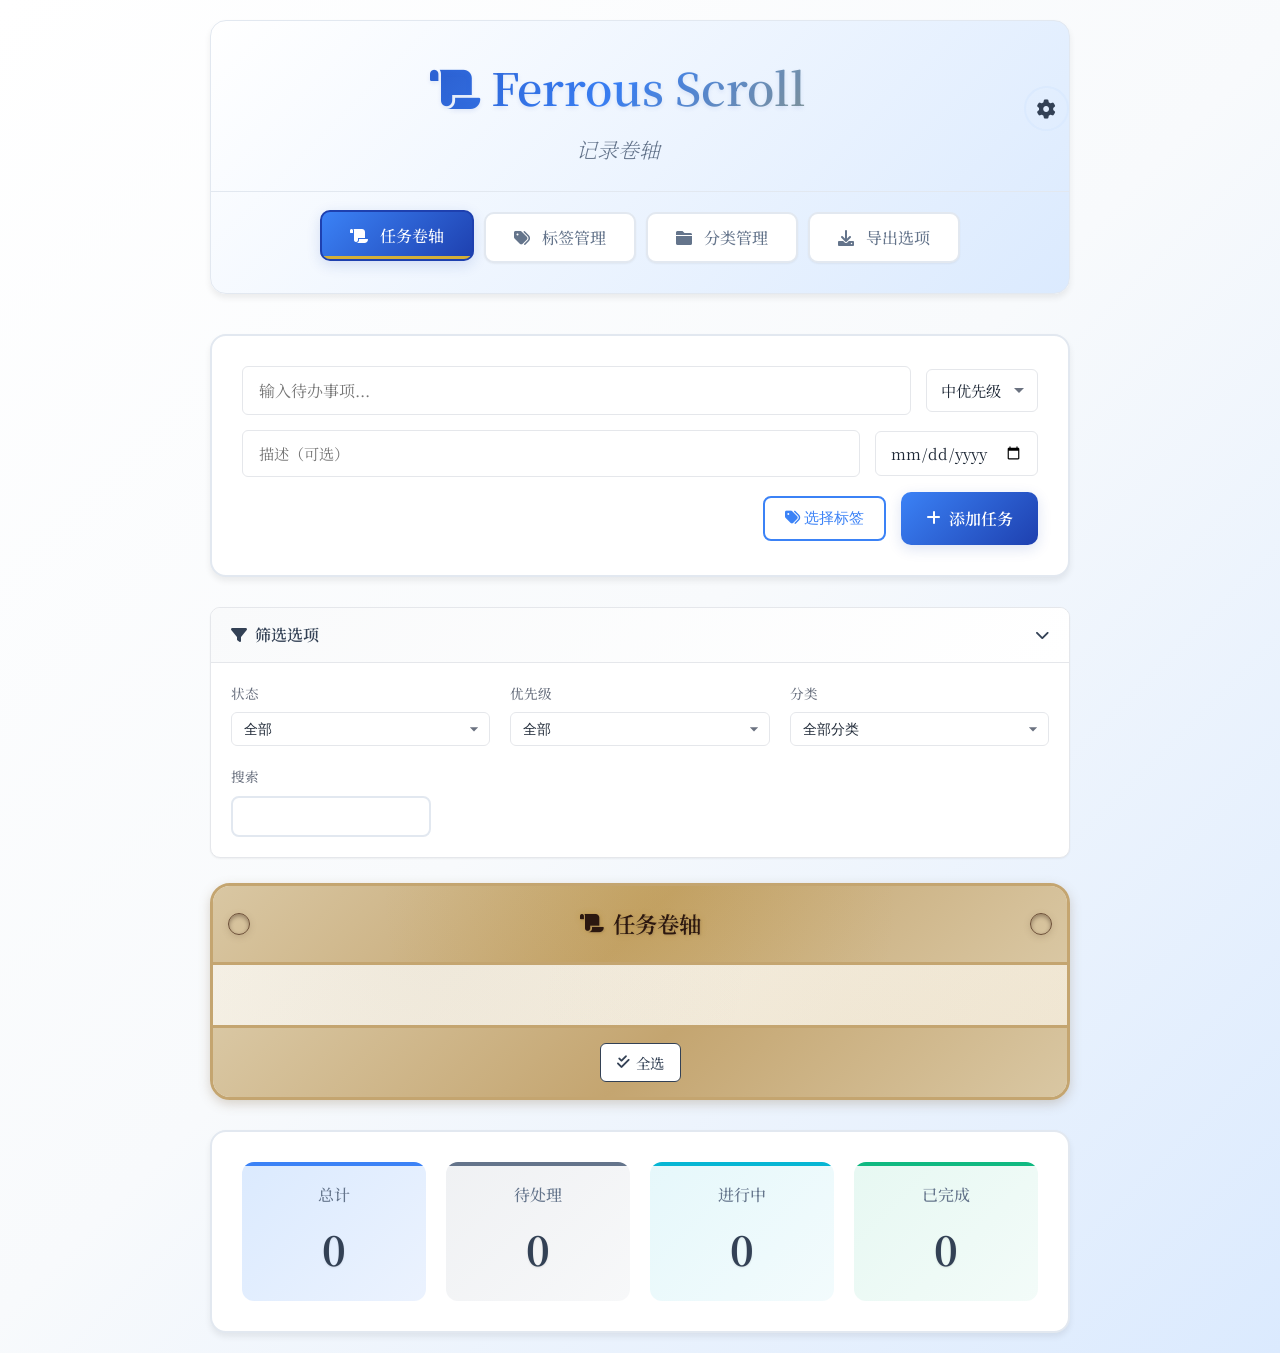
<file: src/index.html>
<!DOCTYPE html>
<html lang="zh-CN">
<head>
    <meta charset="UTF-8">
    <meta name="viewport" content="width=device-width, initial-scale=1.0">
    <title>Ferrous Scroll - 记录卷轴</title>
    <link rel="stylesheet" href="style.css">
    <link href="https://cdnjs.cloudflare.com/ajax/libs/font-awesome/6.0.0/css/all.min.css" rel="stylesheet">
    <link href="https://fonts.googleapis.com/css2?family=Ma+Shan+Zheng&family=Noto+Serif+SC:wght@300;400;500;600;700&family=ZCOOL+KuaiLe&display=swap" rel="stylesheet">
</head>
<body>
    <div class="container">
        <header>
            <div class="header-content">
                <div class="header-title">
                    <h1><i class="fas fa-scroll"></i> Ferrous Scroll</h1>
                    <p class="subtitle">记录卷轴</p>
                </div>
                <button class="settings-icon-btn" id="settings-btn" title="设置">
                    <i class="fas fa-cog"></i>
                </button>
            </div>
            
            <!-- 集成在header中的标签页导航 -->
            <div class="page-tabs">
                <button class="tab-btn active" data-page="main">
                    <i class="fas fa-scroll"></i> 任务卷轴
                </button>
                <button class="tab-btn" data-page="tags">
                    <i class="fas fa-tags"></i> 标签管理
                </button>
                <button class="tab-btn" data-page="categories">
                    <i class="fas fa-folder"></i> 分类管理
                </button>
                <button class="tab-btn" data-page="export">
                    <i class="fas fa-download"></i> 导出选项
                </button>
            </div>
            
            <!-- 设置下拉菜单 -->
            <div id="settings-dropdown" class="settings-dropdown" style="display: none;">
                <div class="settings-dropdown-content">
                    <h3><i class="fas fa-cog"></i> 应用设置</h3>
                    
                    <!-- 任务设置 -->
                    <div class="setting-group">
                        <label>
                            <input type="checkbox" id="show-completed-toggle-menu" checked>
                            <span>显示已完成任务</span>
                        </label>
                    </div>
                    
                    <div class="setting-group">
                        <label for="default-priority-select-menu">默认优先级</label>
                        <select id="default-priority-select-menu" class="setting-select">
                            <option value="Low">低</option>
                            <option value="Medium">中</option>
                            <option value="High">高</option>
                        </select>
                    </div>
                    
                    <div class="settings-dropdown-actions">
                        <button class="settings-save-btn" id="settings-save-btn">
                            <i class="fas fa-save"></i> 保存
                        </button>
                        <button class="settings-reset-btn" id="settings-reset-btn">
                            <i class="fas fa-undo"></i> 恢复默认
                        </button>
                    </div>
                </div>
            </div>
        </header>

        <!-- 主页面 - 任务列表 -->
        <div id="page-main" class="scroll-page active">
            <!-- 添加新记录 -->
            <div class="add-panel">
                <form id="todo-form">
                    <div class="form-row">
                        <input type="text" id="new-todo" placeholder="输入待办事项..." required>
                        <select id="priority-select" class="priority-select">
                            <option value="Low">低优先级</option>
                            <option value="Medium" selected>中优先级</option>
                            <option value="High">高优先级</option>
                        </select>
                    </div>
                    <div class="form-row">
                        <input type="text" id="description" placeholder="描述（可选）">
                        <input type="date" id="due-date" class="date-input">
                    </div>
                    <div class="form-row">
                        <div id="selected-tags" class="selected-tags"></div>
                        <button type="button" class="tag-selector-btn" id="tag-selector-btn">
                            <i class="fas fa-tags"></i> 选择标签
                        </button>
                        <button type="submit" id="add-btn">
                            <i class="fas fa-plus"></i> 添加任务
                        </button>
                    </div>
                </form>
            </div>

            <!-- 筛选和排序 -->
            <div class="filter-panel">
                <div class="filter-header" id="filter-header">
                    <h3><i class="fas fa-filter"></i> 筛选选项</h3>
                    <i class="fas fa-chevron-down filter-toggle-icon"></i>
                </div>
                <div class="filter-content" id="filter-content">
                    <div class="filter-group">
                        <label>状态</label>
                        <select id="status-filter">
                            <option value="all">全部</option>
                            <option value="Pending">待处理</option>
                            <option value="InProgress">进行中</option>
                            <option value="Completed">已完成</option>
                        </select>
                    </div>
                    <div class="filter-group">
                        <label>优先级</label>
                        <select id="priority-filter">
                            <option value="all">全部</option>
                            <option value="High">高优先级</option>
                            <option value="Medium">中优先级</option>
                            <option value="Low">低优先级</option>
                        </select>
                    </div>
                    <div class="filter-group">
                        <label>分类</label>
                        <select id="category-filter">
                            <option value="all">全部分类</option>
                        </select>
                    </div>
                    <div class="filter-group filter-search">
                        <label>搜索</label>
                        <input type="search" id="search-input" class="search-input">
                    </div>
                </div>
            </div>

            <!-- 记录列表 -->
            <div class="scrolls-container">
                <div class="scroll-header">
                    <h2 class="scroll-title">
                        <i class="fas fa-scroll"></i> 任务卷轴
                    </h2>
                </div>
                <div class="scroll-content-wrapper">
                    <div class="todo-list" id="todo-list">
                        <!-- 待办事项将在这里动态生成 -->
                    </div>
                    <div class="loading" id="loading" style="display: none;">
                        <i class="fas fa-spinner fa-spin"></i> 加载中...
                    </div>
                </div>
                
                <!-- 底部批量操作栏 -->
                <div class="scroll-footer">
                    <div class="scroll-actions">
                        <button class="select-all-btn" id="select-all-btn" title="全选/取消全选">
                            <i class="fas fa-check-double"></i> 全选
                        </button>
                        <button class="batch-complete-btn" id="batch-complete-btn" title="批量标记完成" style="display: none;">
                            <i class="fas fa-check-circle"></i> 标记完成
                        </button>
                        <button class="batch-delete-btn" id="batch-delete-btn" title="批量删除" style="display: none;">
                            <i class="fas fa-trash"></i> 删除选中
                        </button>
                    </div>
                </div>
            </div>

            <!-- 统计信息 -->
            <div class="stats">
                <div class="stat-item stat-total">
                    <span class="stat-label">总计</span>
                    <span class="stat-value" id="total-count">0</span>
                </div>
                <div class="stat-item stat-pending">
                    <span class="stat-label">待处理</span>
                    <span class="stat-value" id="pending-count">0</span>
                </div>
                <div class="stat-item stat-progress">
                    <span class="stat-label">进行中</span>
                    <span class="stat-value" id="progress-count">0</span>
                </div>
                <div class="stat-item stat-completed">
                    <span class="stat-label">已完成</span>
                    <span class="stat-value" id="completed-count">0</span>
                </div>
            </div>
            
            <!-- 移除这里的导出选项面板 -->
        </div>

        <!-- 标签管理页面 -->
        <div id="page-tags" class="scroll-page">
            <div class="manager-content">
                <div class="create-form">
                    <input type="text" id="new-tag-name" placeholder="标签名称" maxlength="20">
                    <input type="color" id="new-tag-color" value="#3b82f6">
                    <button id="create-tag-btn">
                        <i class="fas fa-plus"></i> 创建标签
                    </button>
                </div>
                <div class="manager-list-wrapper">
                    <div id="tag-list" class="tag-list"></div>
                </div>
            </div>
        </div>

        <!-- 分类管理页面 -->
        <div id="page-categories" class="scroll-page">
            <div class="manager-content">
                <div class="create-form category-form">
                    <input type="text" id="new-category-name" placeholder="分类名称" maxlength="30">
                    <input type="text" id="new-category-desc" placeholder="分类描述（可选）">
                    <input type="color" id="new-category-color" value="#10b981">
                    <button type="button" class="category-tag-selector-btn" id="category-tag-selector-btn">
                        <i class="fas fa-tags"></i> 选择标签
                    </button>
                    <button id="create-category-btn">
                        <i class="fas fa-plus"></i> 创建分类
                    </button>
                </div>
                <div id="selected-category-tags" class="selected-tags" style="margin: 10px 0;"></div>
                <div class="manager-list-wrapper">
                    <div id="category-list" class="category-list"></div>
                </div>
            </div>
        </div>

        <!-- 导出选项页面 - 新增 -->
        <div id="page-export" class="scroll-page">
            <div class="export-page-header">
                <h2><i class="fas fa-download"></i> 导出选项</h2>
                <p class="page-description">选择导出方式，生成 Markdown 格式的任务报告</p>
            </div>
            
            <div class="export-options">
                <!-- 全部导出 -->
                <div class="export-option-card">
                    <div class="export-option-icon">📦</div>
                    <div class="export-option-content">
                        <h4>导出全部任务</h4>
                        <p>导出所有任务、标签和分类的完整数据</p>
                        <button class="export-btn-primary" id="export-all-btn">
                            <i class="fas fa-download"></i> 导出全部
                        </button>
                    </div>
                </div>
                
                <!-- 按周导出 -->
                <div class="export-option-card">
                    <div class="export-option-icon">📅</div>
                    <div class="export-option-content">
                        <h4>按周导出</h4>
                        <p>选择特定周的任务，生成周报</p>
                        <div class="week-selector">
                            <input type="week" id="week-select" class="week-input">
                            <button class="export-btn-primary" id="export-week-btn">
                                <i class="fas fa-calendar-week"></i> 导出周报
                            </button>
                        </div>
                    </div>
                </div>
                
                <!-- 按日期范围导出 -->
                <div class="export-option-card">
                    <div class="export-option-icon">📊</div>
                    <div class="export-option-content">
                        <h4>自定义范围</h4>
                        <p>选择日期范围，生成自定义报告</p>
                        <div class="date-range-selector">
                            <div class="date-inputs">
                                <input type="date" id="export-start-date" class="date-input-small" placeholder="开始日期">
                                <span class="date-separator">至</span>
                                <input type="date" id="export-end-date" class="date-input-small" placeholder="结束日期">
                            </div>
                            <button class="export-btn-primary" id="export-range-btn">
                                <i class="fas fa-calendar-alt"></i> 导出范围
                            </button>
                        </div>
                    </div>
                </div>
                
                <!-- 快速导出选项 -->
                <div class="export-option-card quick-export">
                    <div class="export-option-icon">⚡</div>
                    <div class="export-option-content">
                        <h4>快速导出</h4>
                        <p>一键导出常用时间范围</p>
                        <div class="quick-export-buttons">
                            <button class="quick-export-btn" id="export-today-btn">
                                <i class="fas fa-calendar-day"></i> 今日
                            </button>
                            <button class="quick-export-btn" id="export-this-week-btn">
                                <i class="fas fa-calendar-week"></i> 本周
                            </button>
                            <button class="quick-export-btn" id="export-this-month-btn">
                                <i class="fas fa-calendar"></i> 本月
                            </button>
                        </div>
                    </div>
                </div>
            </div>
        </div>
    </div>

    <!-- 标签选择器弹窗 -->
    <div id="tag-selector-modal" class="modal" style="display: none;">
        <div class="modal-content">
            <div class="modal-header">
                <h3><i class="fas fa-tags"></i> 选择标签</h3>
                <button class="close-btn">
                    <i class="fas fa-times"></i>
                </button>
            </div>
            <div class="modal-body">
                <div id="tag-selector-list" class="tag-selector-list"></div>
            </div>
            <div class="modal-footer">
                <button id="save-category-tags-btn" class="btn-primary" style="display: none;">
                    <i class="fas fa-save"></i> 保存
                </button>
                <button class="btn-secondary">确定</button>
            </div>
        </div>
    </div>

    <!-- 加载 Tauri API 包装器 -->
    <script src="tauri-api.js"></script>
    <script src="script.js"></script>
</body>
</html>
</file>
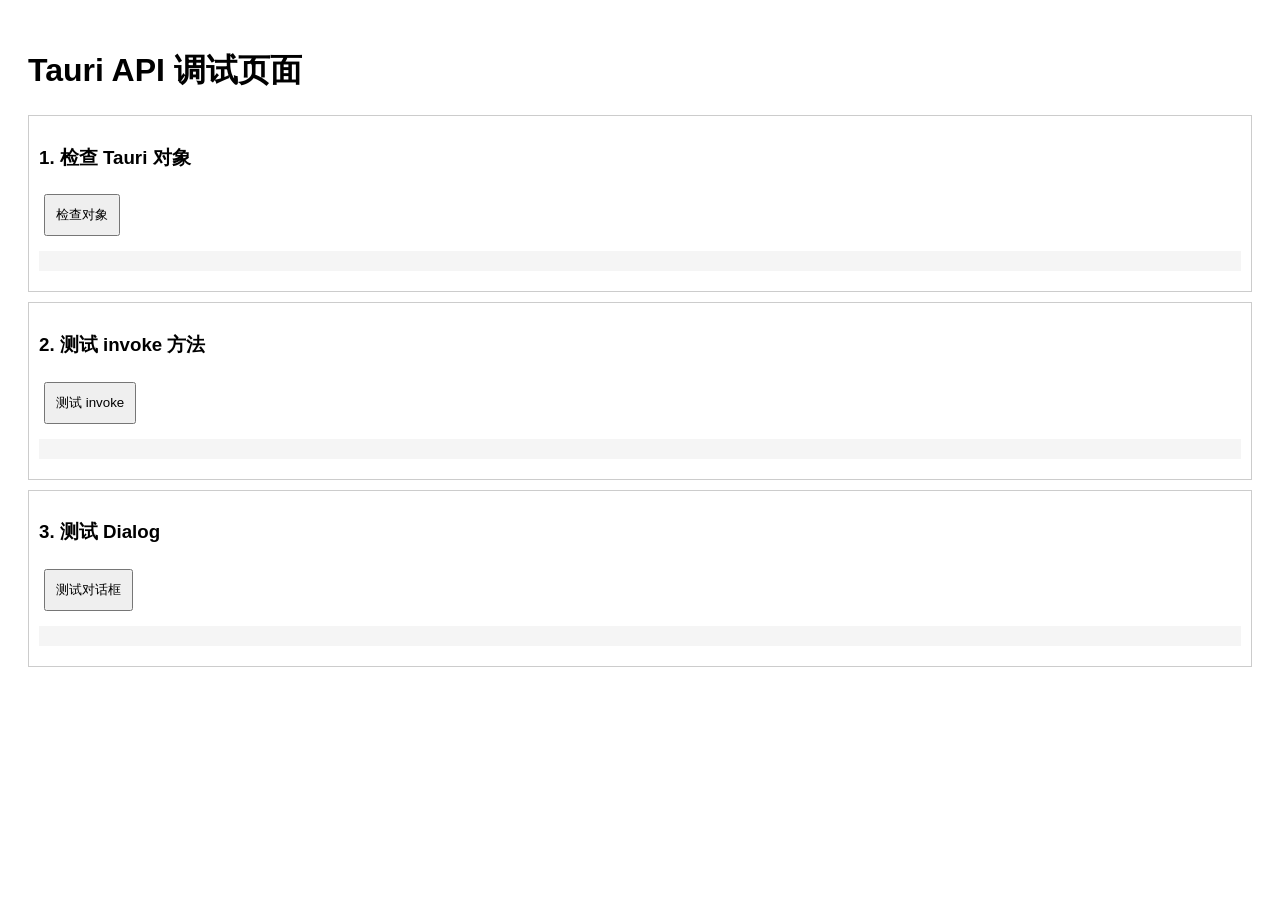
<file: debug.html>
<!DOCTYPE html>
<html lang="zh-CN">
<head>
    <meta charset="UTF-8">
    <meta name="viewport" content="width=device-width, initial-scale=1.0">
    <title>调试页面</title>
    <style>
        body { font-family: Arial, sans-serif; padding: 20px; }
        .test { margin: 10px 0; padding: 10px; border: 1px solid #ccc; }
        button { padding: 10px; margin: 5px; }
        .log { background: #f5f5f5; padding: 10px; margin: 10px 0; font-family: monospace; }
    </style>
</head>
<body>
    <h1>Tauri API 调试页面</h1>
    
    <div class="test">
        <h3>1. 检查 Tauri 对象</h3>
        <button onclick="checkTauriObjects()">检查对象</button>
        <div id="objects-log" class="log"></div>
    </div>
    
    <div class="test">
        <h3>2. 测试 invoke 方法</h3>
        <button onclick="testInvoke()">测试 invoke</button>
        <div id="invoke-log" class="log"></div>
    </div>
    
    <div class="test">
        <h3>3. 测试 Dialog</h3>
        <button onclick="testDialog()">测试对话框</button>
        <div id="dialog-log" class="log"></div>
    </div>

    <script>
        function log(elementId, message) {
            const element = document.getElementById(elementId);
            element.innerHTML += new Date().toLocaleTimeString() + ': ' + message + '<br>';
        }

        function checkTauriObjects() {
            const logId = 'objects-log';
            document.getElementById(logId).innerHTML = '';
            
            log(logId, '检查 Tauri 对象...');
            log(logId, '__TAURI__: ' + (window.__TAURI__ ? '存在' : '不存在'));
            log(logId, '__TAURI_INTERNALS__: ' + (window.__TAURI_INTERNALS__ ? '存在' : '不存在'));
            log(logId, '__TAURI_IPC__: ' + (window.__TAURI_IPC__ ? '存在' : '不存在'));
            
            if (window.__TAURI__) {
                log(logId, '__TAURI__.invoke: ' + (window.__TAURI__.invoke ? '存在' : '不存在'));
                log(logId, '__TAURI__.dialog: ' + (window.__TAURI__.dialog ? '存在' : '不存在'));
            }
            
            if (window.__TAURI_INTERNALS__) {
                log(logId, '__TAURI_INTERNALS__.invoke: ' + (window.__TAURI_INTERNALS__.invoke ? '存在' : '不存在'));
                log(logId, '__TAURI_INTERNALS__.dialog: ' + (window.__TAURI_INTERNALS__.dialog ? '存在' : '不存在'));
            }
        }

        async function testInvoke() {
            const logId = 'invoke-log';
            document.getElementById(logId).innerHTML = '';
            
            log(logId, '开始测试 invoke...');
            
            try {
                // 尝试不同的调用方式
                if (window.__TAURI_INTERNALS__ && window.__TAURI_INTERNALS__.invoke) {
                    log(logId, '使用 __TAURI_INTERNALS__.invoke');
                    const result = await window.__TAURI_INTERNALS__.invoke('get_config');
                    log(logId, '成功: ' + JSON.stringify(result));
                } else if (window.__TAURI_IPC__ && window.__TAURI_IPC__.invoke) {
                    log(logId, '使用 __TAURI_IPC__.invoke');
                    const result = await window.__TAURI_IPC__.invoke('get_config');
                    log(logId, '成功: ' + JSON.stringify(result));
                } else {
                    log(logId, '错误: 没有可用的 invoke 方法');
                }
            } catch (error) {
                log(logId, '错误: ' + error.message);
            }
        }

        async function testDialog() {
            const logId = 'dialog-log';
            document.getElementById(logId).innerHTML = '';
            
            log(logId, '开始测试对话框...');
            
            try {
                if (window.__TAURI_INTERNALS__ && window.__TAURI_INTERNALS__.dialog && window.__TAURI_INTERNALS__.dialog.confirm) {
                    log(logId, '使用 __TAURI_INTERNALS__.dialog.confirm');
                    const result = await window.__TAURI_INTERNALS__.dialog.confirm('这是一个测试对话框', { title: '测试' });
                    log(logId, '结果: ' + result);
                } else {
                    log(logId, '使用浏览器原生 confirm');
                    const result = confirm('这是一个测试对话框');
                    log(logId, '结果: ' + result);
                }
            } catch (error) {
                log(logId, '错误: ' + error.message);
            }
        }

        // 页面加载时自动检查
        window.addEventListener('load', () => {
            setTimeout(checkTauriObjects, 1000);
        });
    </script>
</body>
</html>
</file>
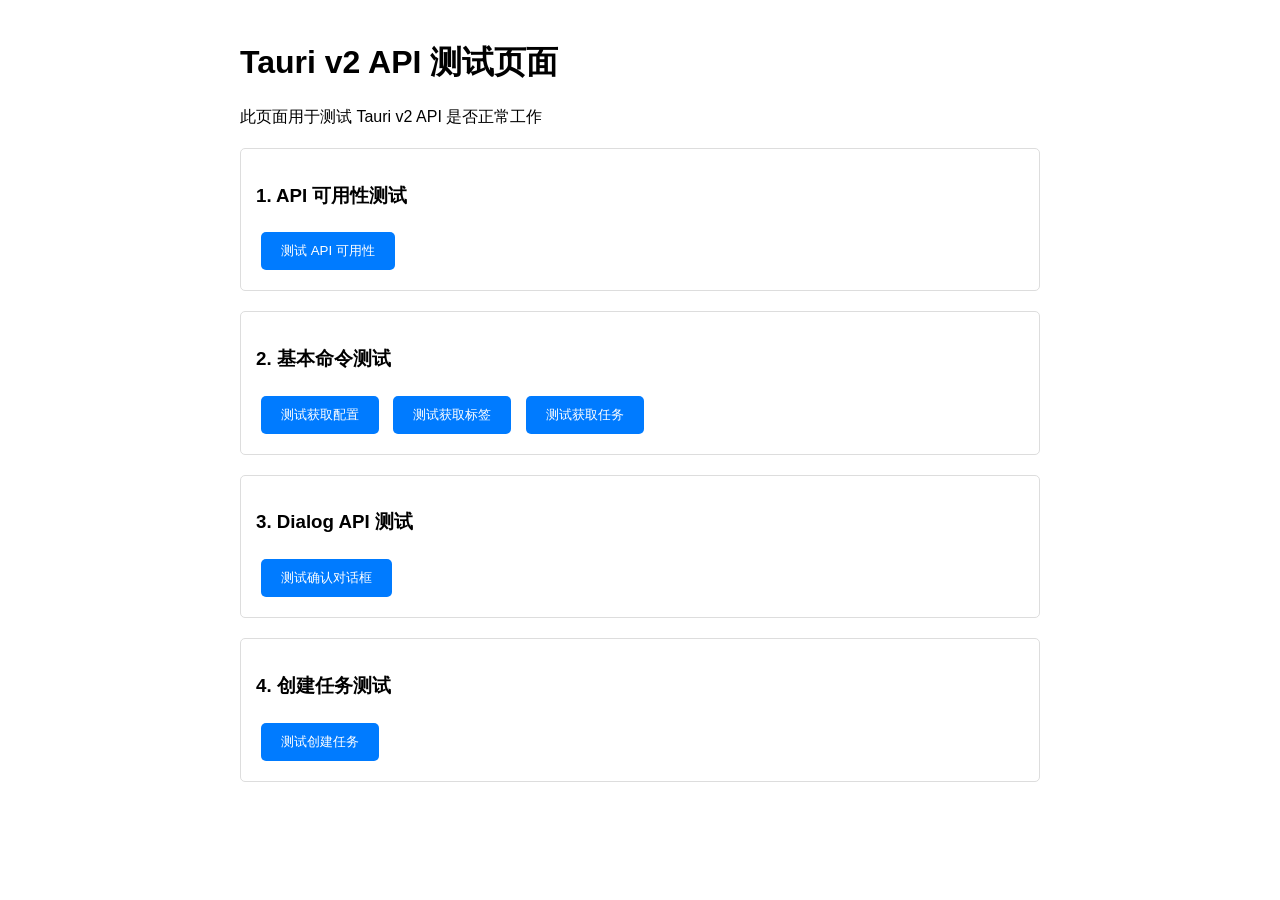
<file: test_api.html>
<!DOCTYPE html>
<html lang="zh-CN">
<head>
    <meta charset="UTF-8">
    <meta name="viewport" content="width=device-width, initial-scale=1.0">
    <title>Tauri API 测试</title>
    <style>
        body {
            font-family: Arial, sans-serif;
            max-width: 800px;
            margin: 0 auto;
            padding: 20px;
        }
        .test-section {
            margin: 20px 0;
            padding: 15px;
            border: 1px solid #ddd;
            border-radius: 5px;
        }
        .test-button {
            background: #007bff;
            color: white;
            border: none;
            padding: 10px 20px;
            border-radius: 5px;
            cursor: pointer;
            margin: 5px;
        }
        .test-button:hover {
            background: #0056b3;
        }
        .result {
            margin-top: 10px;
            padding: 10px;
            border-radius: 5px;
            font-family: monospace;
        }
        .success {
            background: #d4edda;
            color: #155724;
            border: 1px solid #c3e6cb;
        }
        .error {
            background: #f8d7da;
            color: #721c24;
            border: 1px solid #f5c6cb;
        }
        .info {
            background: #d1ecf1;
            color: #0c5460;
            border: 1px solid #bee5eb;
        }
    </style>
</head>
<body>
    <h1>Tauri v2 API 测试页面</h1>
    <p>此页面用于测试 Tauri v2 API 是否正常工作</p>

    <div class="test-section">
        <h3>1. API 可用性测试</h3>
        <button class="test-button" onclick="testAPI()">测试 API 可用性</button>
        <div id="api-result" class="result" style="display: none;"></div>
    </div>

    <div class="test-section">
        <h3>2. 基本命令测试</h3>
        <button class="test-button" onclick="testGetConfig()">测试获取配置</button>
        <button class="test-button" onclick="testGetAllTags()">测试获取标签</button>
        <button class="test-button" onclick="testGetAllTodos()">测试获取任务</button>
        <div id="command-result" class="result" style="display: none;"></div>
    </div>

    <div class="test-section">
        <h3>3. Dialog API 测试</h3>
        <button class="test-button" onclick="testDialog()">测试确认对话框</button>
        <div id="dialog-result" class="result" style="display: none;"></div>
    </div>

    <div class="test-section">
        <h3>4. 创建任务测试</h3>
        <button class="test-button" onclick="testCreateTodo()">测试创建任务</button>
        <div id="create-result" class="result" style="display: none;"></div>
    </div>

    <!-- 包含相同的 Tauri API 初始化脚本 -->
    <script>
      (function() {
        console.log('初始化 Tauri v2 API...');
        
        // 等待 Tauri 完全加载
        const initTauriAPI = async () => {
          // 等待 Tauri 核心加载
          let attempts = 0;
          const maxAttempts = 100; // 最多等待10秒
          
          while (attempts < maxAttempts) {
            if (window.__TAURI_INTERNALS__ && window.__TAURI_INTERNALS__.invoke) {
              console.log('✅ Tauri v2 API 已加载');
              break;
            }
            await new Promise(resolve => setTimeout(resolve, 100));
            attempts++;
          }
          
          if (attempts >= maxAttempts) {
            console.error('❌ Tauri API 加载超时');
            return;
          }
          
          // 确保 __TAURI__ 对象存在
          if (!window.__TAURI__) {
            window.__TAURI__ = {};
          }
          
          // 创建兼容的 invoke 方法
          window.__TAURI__.invoke = async function(cmd, args = {}) {
            console.log(`🔧 调用命令: ${cmd}`, args);
            
            try {
              // Tauri v2 标准方式
              if (window.__TAURI_INTERNALS__ && window.__TAURI_INTERNALS__.invoke) {
                const result = await window.__TAURI_INTERNALS__.invoke(cmd, args);
                console.log(`✅ 命令 ${cmd} 成功:`, result);
                return result;
              }
              // 备用方式：尝试 core API
              else if (window.__TAURI__ && window.__TAURI__.core && window.__TAURI__.core.invoke) {
                const result = await window.__TAURI__.core.invoke(cmd, args);
                console.log(`✅ 命令 ${cmd} 成功 (core):`, result);
                return result;
              }
              // 最后备用：尝试 IPC
              else if (window.__TAURI_IPC__ && window.__TAURI_IPC__.invoke) {
                const result = await window.__TAURI_IPC__.invoke(cmd, args);
                console.log(`✅ 命令 ${cmd} 成功 (IPC):`, result);
                return result;
              }
              else {
                throw new Error('Tauri API 不可用 - 找不到 invoke 方法');
              }
            } catch (error) {
              console.error(`❌ 调用 ${cmd} 失败:`, error);
              throw error;
            }
          };
          
          // 创建 Dialog API
          window.__TAURI__.dialog = {
            confirm: async function(message, options = {}) {
              console.log('🔧 调用 dialog.confirm:', message, options);
              try {
                // 尝试使用 Tauri v2 的 dialog 插件
                if (window.__TAURI_INTERNALS__ && window.__TAURI_INTERNALS__.dialog && window.__TAURI_INTERNALS__.dialog.confirm) {
                  const result = await window.__TAURI_INTERNALS__.dialog.confirm(message, options);
                  console.log('✅ dialog.confirm 结果:', result);
                  return result;
                }
                // 备用：使用 invoke 调用
                else {
                  const result = await window.__TAURI__.invoke('plugin:dialog|confirm', {
                    message: message,
                    title: options.title || '确认'
                  });
                  console.log('✅ dialog.confirm 结果 (invoke):', result);
                  return result;
                }
              } catch (error) {
                console.error('❌ dialog.confirm 失败:', error);
                // 最后的备用方案：使用浏览器原生 confirm
                console.warn('⚠️ 使用浏览器原生 confirm 作为备用方案');
                return confirm(message);
              }
            }
          };
          
          console.log('✅ Tauri v2 API 初始化完成');
          console.log('🔍 可用的 Tauri 对象:', {
            __TAURI__: !!window.__TAURI__,
            __TAURI_INTERNALS__: !!window.__TAURI_INTERNALS__,
            __TAURI_IPC__: !!window.__TAURI_IPC__,
            dialog: !!window.__TAURI__.dialog,
            invoke: !!window.__TAURI__.invoke
          });
        };
        
        // 立即开始初始化
        initTauriAPI();
      })();

      // 测试函数
      async function testAPI() {
        const resultDiv = document.getElementById('api-result');
        resultDiv.style.display = 'block';
        
        try {
          const apiStatus = {
            __TAURI__: !!window.__TAURI__,
            __TAURI_INTERNALS__: !!window.__TAURI_INTERNALS__,
            __TAURI_IPC__: !!window.__TAURI_IPC__,
            dialog: !!(window.__TAURI__ && window.__TAURI__.dialog),
            invoke: !!(window.__TAURI__ && window.__TAURI__.invoke)
          };
          
          resultDiv.className = 'result success';
          resultDiv.innerHTML = '<strong>API 状态:</strong><br>' + 
            Object.entries(apiStatus).map(([key, value]) => 
              `${key}: ${value ? '✅' : '❌'}`
            ).join('<br>');
        } catch (error) {
          resultDiv.className = 'result error';
          resultDiv.innerHTML = '<strong>错误:</strong> ' + error.message;
        }
      }

      async function testGetConfig() {
        const resultDiv = document.getElementById('command-result');
        resultDiv.style.display = 'block';
        
        try {
          const config = await window.__TAURI__.invoke('get_config');
          resultDiv.className = 'result success';
          resultDiv.innerHTML = '<strong>配置获取成功:</strong><br>' + 
            JSON.stringify(config, null, 2);
        } catch (error) {
          resultDiv.className = 'result error';
          resultDiv.innerHTML = '<strong>获取配置失败:</strong> ' + error.message;
        }
      }

      async function testGetAllTags() {
        const resultDiv = document.getElementById('command-result');
        resultDiv.style.display = 'block';
        
        try {
          const tags = await window.__TAURI__.invoke('get_all_tags');
          resultDiv.className = 'result success';
          resultDiv.innerHTML = '<strong>标签获取成功:</strong><br>' + 
            JSON.stringify(tags, null, 2);
        } catch (error) {
          resultDiv.className = 'result error';
          resultDiv.innerHTML = '<strong>获取标签失败:</strong> ' + error.message;
        }
      }

      async function testGetAllTodos() {
        const resultDiv = document.getElementById('command-result');
        resultDiv.style.display = 'block';
        
        try {
          const todos = await window.__TAURI__.invoke('get_all_todos');
          resultDiv.className = 'result success';
          resultDiv.innerHTML = '<strong>任务获取成功:</strong><br>' + 
            `共 ${todos.length} 个任务<br>` +
            JSON.stringify(todos.slice(0, 3), null, 2) + 
            (todos.length > 3 ? '<br>...' : '');
        } catch (error) {
          resultDiv.className = 'result error';
          resultDiv.innerHTML = '<strong>获取任务失败:</strong> ' + error.message;
        }
      }

      async function testDialog() {
        const resultDiv = document.getElementById('dialog-result');
        resultDiv.style.display = 'block';
        
        try {
          const confirmed = await window.__TAURI__.dialog.confirm('这是一个测试对话框，请点击确认或取消', {
            title: '测试对话框'
          });
          resultDiv.className = 'result success';
          resultDiv.innerHTML = '<strong>对话框测试结果:</strong> ' + (confirmed ? '用户点击了确认' : '用户点击了取消');
        } catch (error) {
          resultDiv.className = 'result error';
          resultDiv.innerHTML = '<strong>对话框测试失败:</strong> ' + error.message;
        }
      }

      async function testCreateTodo() {
        const resultDiv = document.getElementById('create-result');
        resultDiv.style.display = 'block';
        
        try {
          const newTodo = await window.__TAURI__.invoke('create_todo', {
            title: '测试任务 - ' + new Date().toLocaleTimeString(),
            description: '这是一个通过API测试创建的任务',
            priority: 'Medium',
            due_date: null,
            tag_ids: []
          });
          resultDiv.className = 'result success';
          resultDiv.innerHTML = '<strong>任务创建成功:</strong><br>' + 
            JSON.stringify(newTodo, null, 2);
        } catch (error) {
          resultDiv.className = 'result error';
          resultDiv.innerHTML = '<strong>创建任务失败:</strong> ' + error.message;
        }
      }
    </script>
</body>
</html>
</file>
<file: src/style.css>
/* Ferrous Scroll - 白色蓝色金色主题 */
* {
    margin: 0;
    padding: 0;
    box-sizing: border-box;
}

:root {
    /* 主色调 */
    --primary-blue: #1e40af;
    --secondary-blue: #3b82f6;
    --light-blue: #dbeafe;
    --gold: #d4af37;
    --dark-gold: #b8860b;
    --light-gold: #fef3c7;
    --pure-white: #ffffff;
    --off-white: #f8fafc;
    --light-gray: #e2e8f0;
    --medium-gray: #64748b;
    --dark-gray: #334155;
    
    /* 羊皮纸色调 - 仅用于卷轴区域 */
    --parchment-light: #f7f3e9;
    --parchment-medium: #f0e6d2;
    --parchment-dark: #e8dcc4;
    --parchment-darker: #d9c7a3;
    --parchment-edge: #c4a570;
    --ink-dark: #2c1810;
    --ink-medium: #4a3426;
    --ink-light: #6b4e37;
    --ink-faded: #8b7355;
    --accent-brown: #8b4513;
    
    /* 状态颜色 */
    --success: #10b981;
    --warning: #f59e0b;
    --error: #ef4444;
    --info: #06b6d4;
    
    /* 字体 */
    --font-serif: 'Noto Serif SC', 'Ma Shan Zheng', serif;
    --font-display: 'Ma Shan Zheng', 'ZCOOL KuaiLe', serif;
    
    /* 阴影 */
    --shadow-sm: 0 1px 2px rgba(0, 0, 0, 0.05);
    --shadow-md: 0 4px 6px rgba(0, 0, 0, 0.07);
    --shadow-lg: 0 10px 15px rgba(0, 0, 0, 0.1);
    --shadow-blue: 0 4px 14px rgba(30, 64, 175, 0.15);
    --shadow-gold: 0 4px 14px rgba(212, 175, 55, 0.2);
    --shadow-parchment: 0 4px 12px rgba(139, 115, 85, 0.3);
}

body {
    font-family: var(--font-serif);
    background: linear-gradient(135deg, var(--pure-white) 0%, var(--off-white) 50%, var(--light-blue) 100%);
    min-height: 100vh;
    color: var(--dark-gray);
    line-height: 1.6;
}

.container {
    max-width: 900px;
    margin: 0 auto;
    padding: 20px;
}

/* 头部样式 */
header {
    text-align: center;
    margin-bottom: 40px;
    padding: 30px 0;
    background: linear-gradient(135deg, var(--pure-white), var(--light-blue));
    border-radius: 16px;
    box-shadow: var(--shadow-md);
    border: 1px solid var(--light-gray);
}

header h1 {
    font-family: 'Noto Serif SC', serif;
    font-size: 2.8rem;
    font-weight: 600;
    margin-bottom: 10px;
    background: linear-gradient(135deg, var(--primary-blue), var(--secondary-blue), var(--gold));
    -webkit-background-clip: text;
    -webkit-text-fill-color: transparent;
    background-clip: text;
    text-shadow: 0 2px 4px rgba(30, 64, 175, 0.1);
}

.subtitle {
    font-size: 1.3rem;
    color: var(--medium-gray);
    font-style: italic;
    font-weight: 300;
}

/* 添加面板 */
.add-panel {
    background: var(--pure-white);
    border: 2px solid var(--light-gray);
    border-radius: 16px;
    padding: 30px;
    margin-bottom: 30px;
    box-shadow: var(--shadow-md);
    transition: all 0.3s ease;
}

.add-panel:hover {
    box-shadow: var(--shadow-lg);
    border-color: var(--light-blue);
}

.form-row {
    display: flex;
    gap: 15px;
    margin-bottom: 15px;
    align-items: center;
}

.form-row:last-child {
    margin-bottom: 0;
}

#new-todo {
    flex: 2;
    padding: 12px 16px;
    background: #ffffff;
    border: 1px solid #e5e7eb;
    border-radius: 6px;
    font-size: 1rem;
    color: #1f2937;
    font-family: var(--font-serif);
    transition: all 0.2s ease;
}

#new-todo:hover {
    border-color: #d1d5db;
    background-color: #f9fafb;
}

#new-todo:focus {
    outline: none;
    border-color: var(--blue);
    background: #ffffff;
    box-shadow: 0 0 0 3px rgba(59, 130, 246, 0.08);
}

#description {
    flex: 2;
    padding: 12px 16px;
    background: #ffffff;
    border: 1px solid #e5e7eb;
    border-radius: 6px;
    font-size: 0.95rem;
    color: #1f2937;
    font-family: var(--font-serif);
    transition: all 0.2s ease;
}

#description:hover {
    border-color: #d1d5db;
    background-color: #f9fafb;
}

#description:focus {
    outline: none;
    border-color: var(--blue);
    background: #ffffff;
    box-shadow: 0 0 0 3px rgba(59, 130, 246, 0.08);
}

.priority-select, .date-input {
    padding: 10px 14px;
    background: #ffffff;
    border: 1px solid #e5e7eb;
    border-radius: 6px;
    font-size: 0.95rem;
    color: #1f2937;
    font-family: var(--font-serif);
    cursor: pointer;
    transition: all 0.2s ease;
}

.priority-select {
    padding-right: 36px;
    -webkit-appearance: none;
    -moz-appearance: none;
    appearance: none;
    background-image: url("data:image/svg+xml,%3Csvg xmlns='http://www.w3.org/2000/svg' width='12' height='12' viewBox='0 0 12 12'%3E%3Cpath fill='%236B7280' d='M6 9L1 4h10z'/%3E%3C/svg%3E");
    background-repeat: no-repeat;
    background-position: right 12px center;
}

.priority-select:hover, .date-input:hover {
    border-color: #d1d5db;
    background-color: #f9fafb;
}

.priority-select:focus, .date-input:focus {
    outline: none;
    border-color: var(--blue);
    background-color: #ffffff;
    box-shadow: 0 0 0 3px rgba(59, 130, 246, 0.08);
}

.priority-select:focus {
    background-image: url("data:image/svg+xml,%3Csvg xmlns='http://www.w3.org/2000/svg' width='12' height='12' viewBox='0 0 12 12'%3E%3Cpath fill='%233b82f6' d='M6 9L1 4h10z'/%3E%3C/svg%3E");
}

#add-btn {
    padding: 15px 25px;
    background: linear-gradient(135deg, var(--secondary-blue), var(--primary-blue));
    border: none;
    border-radius: 10px;
    color: var(--pure-white);
    font-family: 'Noto Serif SC', serif;
    font-size: 1rem;
    font-weight: 600;
    cursor: pointer;
    transition: all 0.3s ease;
    display: flex;
    align-items: center;
    gap: 8px;
    box-shadow: var(--shadow-blue);
}

#add-btn:hover {
    transform: translateY(-2px);
    box-shadow: 0 6px 20px rgba(30, 64, 175, 0.25);
}

#add-btn:active {
    transform: translateY(0);
}

/* 筛选面板 */
.filter-panel {
    background: var(--pure-white);
    border: 1px solid #e5e7eb;
    border-radius: 10px;
    margin-bottom: 25px;
    box-shadow: var(--shadow-sm);
    overflow: hidden;
    transition: all 0.3s ease;
}

.filter-header {
    display: flex;
    justify-content: space-between;
    align-items: center;
    padding: 14px 20px;
    background: linear-gradient(135deg, #f9fafb 0%, #ffffff 100%);
    border-bottom: 1px solid #e5e7eb;
    cursor: pointer;
    transition: all 0.2s ease;
}

.filter-header:hover {
    background: linear-gradient(135deg, #f3f4f6 0%, #f9fafb 100%);
}

.filter-header h3 {
    margin: 0;
    font-family: 'Noto Serif SC', serif;
    font-size: 1rem;
    font-weight: 600;
    color: var(--dark-blue);
    display: flex;
    align-items: center;
    gap: 8px;
}

.filter-toggle-icon {
    color: var(--blue);
    transition: transform 0.3s ease;
    font-size: 0.9rem;
}

.filter-panel.collapsed .filter-toggle-icon {
    transform: rotate(-90deg);
}

.filter-content {
    display: grid;
    grid-template-columns: repeat(auto-fit, minmax(200px, 1fr));
    gap: 20px;
    padding: 20px;
    max-height: 200px;
    opacity: 1;
    transition: all 0.3s ease;
}

.filter-panel.collapsed .filter-content {
    max-height: 0;
    padding: 0 20px;
    opacity: 0;
    overflow: hidden;
}

.filter-group {
    display: flex;
    flex-direction: column;
    gap: 8px;
}

.filter-group label {
    font-family: 'Noto Serif SC', serif;
    font-size: 0.85rem;
    color: #6b7280;
    font-weight: 500;
    white-space: nowrap;
}

.filter-search {
    grid-column: 1 / -1;
}

.search-input {
    width: 100%;
    padding: 10px 16px;
    background: #ffffff;
    border: 1px solid #e5e7eb;
    border-radius: 6px;
    font-size: 0.95rem;
    color: #1f2937;
    font-family: var(--font-serif);
    transition: all 0.2s ease;
}

.search-input:hover {
    border-color: #d1d5db;
    background-color: #f9fafb;
}

.search-input:focus {
    outline: none;
    border-color: var(--blue);
    background-color: #ffffff;
    box-shadow: 0 0 0 3px rgba(59, 130, 246, 0.08);
}

.filter-group select {
    padding: 8px 32px 8px 12px;
    background: #ffffff;
    border: 1px solid #e5e7eb;
    border-radius: 6px;
    font-size: 0.9rem;
    color: #1f2937;
    cursor: pointer;
    transition: all 0.2s ease;
    -webkit-appearance: none;
    -moz-appearance: none;
    appearance: none;
    background-image: url("data:image/svg+xml,%3Csvg xmlns='http://www.w3.org/2000/svg' width='10' height='10' viewBox='0 0 12 12'%3E%3Cpath fill='%236B7280' d='M6 9L1 4h10z'/%3E%3C/svg%3E");
    background-repeat: no-repeat;
    background-position: right 10px center;
}

.filter-group select:hover {
    border-color: #d1d5db;
    background-color: #f9fafb;
}

.filter-group select:focus {
    outline: none;
    border-color: var(--blue);
    background-color: #ffffff;
    box-shadow: 0 0 0 3px rgba(59, 130, 246, 0.08);
    background-image: url("data:image/svg+xml,%3Csvg xmlns='http://www.w3.org/2000/svg' width='10' height='10' viewBox='0 0 12 12'%3E%3Cpath fill='%233b82f6' d='M6 9L1 4h10z'/%3E%3C/svg%3E");
}

/* 卷轴容器 */
.scrolls-container {
    background: 
        radial-gradient(circle at 25% 25%, rgba(139, 115, 85, 0.06) 0%, transparent 50%),
        radial-gradient(circle at 75% 75%, rgba(196, 165, 112, 0.04) 0%, transparent 50%),
        linear-gradient(135deg, var(--parchment-light) 0%, var(--parchment-medium) 100%);
    border: 3px solid var(--parchment-edge);
    border-radius: 20px;
    margin-bottom: 30px;
    box-shadow: var(--shadow-parchment);
    position: relative;
    overflow: hidden;
}

/* 卷轴装饰边框 */
.scrolls-container::before {
    content: '';
    position: absolute;
    top: 0;
    left: 0;
    right: 0;
    bottom: 0;
    border: 2px solid var(--seal-gold);
    border-radius: 18px;
    margin: 3px;
    pointer-events: none;
}

/* 卷轴头部 */
.scroll-header {
    background: 
        radial-gradient(circle at 50% 20%, rgba(184, 134, 11, 0.15) 0%, transparent 60%),
        linear-gradient(135deg, var(--parchment-darker) 0%, var(--parchment-edge) 50%, var(--parchment-darker) 100%);
    padding: 20px 30px;
    display: flex;
    justify-content: center;
    align-items: center;
    position: relative;
    border-bottom: 3px solid var(--parchment-edge);
}

/* 卷轴头部装饰 */
.scroll-header::before,
.scroll-header::after {
    content: '';
    position: absolute;
    top: 50%;
    width: 20px;
    height: 20px;
    background: 
        radial-gradient(circle at 30% 30%, var(--seal-gold) 0%, var(--accent-brown) 100%);
    border-radius: 50%;
    transform: translateY(-50%);
    box-shadow: 
        inset 0 2px 4px rgba(44, 24, 16, 0.4),
        0 2px 6px rgba(139, 115, 85, 0.3);
    border: 1px solid var(--ink-light);
}

.scroll-header::before {
    left: 15px;
}

.scroll-header::after {
    right: 15px;
}

.scroll-title {
    font-family: 'Noto Serif SC', serif;
    font-size: 1.4rem;
    font-weight: 600;
    color: var(--ink-dark);
    margin: 0;
    text-shadow: 
        1px 1px 2px rgba(139, 115, 85, 0.4),
        0 0 6px rgba(184, 134, 11, 0.3);
    display: flex;
    align-items: center;
    gap: 10px;
}

.scroll-title i {
    font-size: 1.3rem;
}

/* 卷轴底部操作栏 */
.scroll-footer {
    background: 
        linear-gradient(135deg, var(--parchment-darker) 0%, var(--parchment-edge) 50%, var(--parchment-darker) 100%);
    padding: 15px 30px;
    display: flex;
    justify-content: center;
    align-items: center;
    position: relative;
    border-top: 3px solid var(--parchment-edge);
}

/* 卷轴操作按钮组 */
.scroll-actions {
    display: flex;
    gap: 10px;
    align-items: center;
}

.select-all-btn,
.batch-complete-btn,
.batch-delete-btn {
    padding: 8px 16px;
    font-family: 'Noto Serif SC', serif;
    font-size: 0.9rem;
    font-weight: 500;
    border: 1px solid;
    border-radius: 6px;
    cursor: pointer;
    transition: all 0.2s ease;
    display: flex;
    align-items: center;
    gap: 6px;
}

.select-all-btn {
    background: #ffffff;
    color: var(--blue);
    border-color: var(--blue);
}

.select-all-btn:hover {
    background: #eff6ff;
    transform: translateY(-1px);
    box-shadow: 0 2px 8px rgba(59, 130, 246, 0.2);
}

.select-all-btn.all-selected {
    background: var(--blue);
    color: white;
}

.batch-complete-btn {
    background: #ffffff;
    color: #10b981;
    border-color: #10b981;
}

.batch-complete-btn:hover {
    background: #f0fdf4;
    transform: translateY(-1px);
    box-shadow: 0 2px 8px rgba(16, 185, 129, 0.2);
}

.batch-delete-btn {
    background: #ffffff;
    color: #ef4444;
    border-color: #ef4444;
}

.batch-delete-btn:hover {
    background: #fef2f2;
    transform: translateY(-1px);
    box-shadow: 0 2px 8px rgba(239, 68, 68, 0.2);
}

.scroll-title i:first-child {
    font-size: 1.3rem;
    color: var(--seal-gold);
}

/* 卷轴内容包装器 */
.scroll-content-wrapper {
    padding: 30px;
}

/* 加载状态 */
.loading {
    text-align: center;
    padding: 40px;
    color: var(--medium-gray);
    font-style: italic;
}

.loading i {
    color: var(--secondary-blue);
    margin-right: 10px;
}

/* 卷轴项目样式 */
.scroll-item {
    display: flex;
    align-items: center;
    margin: 20px 0;
    transition: all 0.3s ease;
    opacity: 0;
    animation: fadeInUp 0.5s ease forwards;
}

@keyframes fadeInUp {
    from {
        opacity: 0;
        transform: translateY(20px);
    }
    to {
        opacity: 1;
        transform: translateY(0);
    }
}

.scroll-item:hover {
    transform: translateY(-3px);
}

/* 选中状态 */
.scroll-item.selected {
    transform: translateY(-2px);
}

.scroll-item.selected .scroll-content {
    background: linear-gradient(135deg, 
        rgba(59, 130, 246, 0.08) 0%, 
        rgba(59, 130, 246, 0.05) 50%, 
        rgba(59, 130, 246, 0.08) 100%);
    border: 2px solid var(--blue);
    box-shadow: 
        0 4px 12px rgba(59, 130, 246, 0.15),
        inset 0 0 20px rgba(59, 130, 246, 0.05);
}

.scroll-item.selected .scroll-left,
.scroll-item.selected .scroll-right {
    background: linear-gradient(180deg, var(--blue) 0%, #1e40af 100%);
    box-shadow: 0 2px 8px rgba(59, 130, 246, 0.3);
}

/* 卷轴左右端装饰 - 羊皮纸风格轴心 */
.scroll-left, .scroll-right {
    width: 28px;
    height: 60px;
    background: 
        radial-gradient(ellipse at 30% 30%, var(--accent-brown) 0%, var(--ink-light) 40%, var(--seal-gold) 100%),
        linear-gradient(to bottom, var(--parchment-edge) 0%, var(--accent-brown) 30%, var(--ink-medium) 50%, var(--accent-brown) 70%, var(--parchment-edge) 100%);
    background-blend-mode: multiply;
    border-radius: 50%;
    position: relative;
    box-shadow: 
        inset 0 3px 6px rgba(44, 24, 16, 0.4),
        inset 0 -2px 4px rgba(247, 243, 233, 0.2),
        0 4px 8px rgba(139, 115, 85, 0.4),
        0 2px 4px rgba(44, 24, 16, 0.2);
    border: 1px solid var(--ink-light);
}

/* 轴心装饰孔 */
.scroll-left::after, .scroll-right::after {
    content: '';
    position: absolute;
    top: 50%;
    left: 50%;
    transform: translate(-50%, -50%);
    width: 12px;
    height: 12px;
    background: 
        radial-gradient(circle at 30% 30%, var(--ink-dark) 0%, var(--ink-medium) 100%);
    border-radius: 50%;
    box-shadow: 
        inset 0 2px 4px rgba(44, 24, 16, 0.8),
        inset 0 -1px 2px rgba(247, 243, 233, 0.1);
    border: 1px solid var(--ink-dark);
}

/* 轴心中心点 */
.scroll-left::before, .scroll-right::before {
    content: '';
    position: absolute;
    top: 50%;
    left: 50%;
    transform: translate(-50%, -50%);
    width: 4px;
    height: 4px;
    background: var(--ink-dark);
    border-radius: 50%;
    z-index: 1;
    box-shadow: 0 0 2px rgba(44, 24, 16, 0.5);
}

/* 卷轴内容区域 - 羊皮纸效果 */
.scroll-content {
    flex: 1;
    background: 
        radial-gradient(circle at 20% 80%, rgba(189, 155, 84, 0.1) 0%, transparent 50%),
        radial-gradient(circle at 80% 20%, rgba(212, 175, 55, 0.08) 0%, transparent 50%),
        radial-gradient(circle at 40% 40%, rgba(160, 130, 65, 0.05) 0%, transparent 50%),
        linear-gradient(135deg, #faf6f0 0%, #f7f1e8 50%, #f4ede0 100%);
    margin: 0 12px;
    padding: 25px 30px;
    color: #3c2f1f;
    box-shadow: 
        inset 0 2px 4px rgba(212, 175, 55, 0.15),
        inset 0 -1px 2px rgba(255,255,255,0.8),
        0 3px 6px rgba(0,0,0,0.1);
    border-top: 2px solid #d4af37;
    border-bottom: 2px solid #b8860b;
    border-left: 1px solid rgba(212, 175, 55, 0.3);
    border-right: 1px solid rgba(212, 175, 55, 0.3);
    position: relative;
}

/* 羊皮纸纹理 */
.scroll-content::before {
    content: '';
    position: absolute;
    top: 0;
    left: 0;
    right: 0;
    bottom: 0;
    background: 
        repeating-linear-gradient(
            0deg,
            transparent 0px,
            transparent 18px,
            rgba(212, 175, 55, 0.02) 18px,
            rgba(212, 175, 55, 0.02) 19px
        ),
        repeating-linear-gradient(
            90deg,
            transparent 0px,
            transparent 20px,
            rgba(184, 134, 11, 0.015) 20px,
            rgba(184, 134, 11, 0.015) 21px
        );
    pointer-events: none;
}

/* 羊皮纸边缘磨损效果 */
.scroll-content::after {
    content: '';
    position: absolute;
    top: -2px;
    left: -2px;
    right: -2px;
    bottom: -2px;
    background: linear-gradient(45deg, transparent 48%, rgba(184, 134, 11, 0.1) 49%, rgba(184, 134, 11, 0.1) 51%, transparent 52%);
    pointer-events: none;
    border-radius: 2px;
}

.scroll-item.completed .scroll-content {
    opacity: 0.75;
    background: 
        radial-gradient(circle at 20% 80%, rgba(100, 116, 139, 0.08) 0%, transparent 50%),
        radial-gradient(circle at 80% 20%, rgba(148, 163, 184, 0.06) 0%, transparent 50%),
        linear-gradient(135deg, #f1f5f9 0%, #e2e8f0 50%, #cbd5e1 100%);
    border-top-color: var(--medium-gray);
    border-bottom-color: var(--medium-gray);
    color: #64748b;
}

.scroll-item.completed .scroll-content::before {
    background: 
        repeating-linear-gradient(
            0deg,
            transparent 0px,
            transparent 18px,
            rgba(100, 116, 139, 0.02) 18px,
            rgba(100, 116, 139, 0.02) 19px
        ),
        repeating-linear-gradient(
            90deg,
            transparent 0px,
            transparent 20px,
            rgba(148, 163, 184, 0.015) 20px,
            rgba(148, 163, 184, 0.015) 21px
        );
}

/* 收缩时的标题显示 */
.scroll-title-collapsed {
    display: none;
    padding: 15px 20px;
    cursor: pointer;
    border-bottom: 1px solid rgba(212, 175, 55, 0.2);
    transition: all 0.3s ease;
    background: linear-gradient(90deg, transparent 0%, rgba(212, 175, 55, 0.05) 50%, transparent 100%);
    align-items: center;
    justify-content: space-between;
}

.scroll-title-collapsed:hover {
    background: linear-gradient(90deg, transparent 0%, rgba(212, 175, 55, 0.1) 50%, transparent 100%);
}

.collapsed-title {
    font-size: 1.1rem;
    font-weight: 500;
    color: #3c2f1f;
    flex: 1;
    font-family: var(--font-serif);
}

.priority-indicator {
    width: 8px;
    height: 8px;
    border-radius: 50%;
    margin: 0 8px;
    flex-shrink: 0;
}

.priority-indicator.priority-high {
    background: var(--error);
    box-shadow: 0 0 4px rgba(239, 68, 68, 0.3);
}

.priority-indicator.priority-medium {
    background: var(--warning);
    box-shadow: 0 0 4px rgba(245, 158, 11, 0.3);
}

.priority-indicator.priority-low {
    background: var(--success);
    box-shadow: 0 0 4px rgba(16, 185, 129, 0.3);
}

.collapse-icon {
    font-size: 0.9rem;
    color: var(--dark-gold);
    transition: transform 0.3s ease;
}


/* 任务收缩状态 */
.scroll-item.todo-collapsed .scroll-title-collapsed {
    display: flex;
    animation: fadeInCollapsed 0.3s ease;
}

.scroll-item.todo-collapsed .todo-content {
    display: none;
}

.scroll-item:not(.todo-collapsed) .scroll-title-collapsed {
    display: none;
}

.scroll-item:not(.todo-collapsed) .todo-content {
    display: flex;
    animation: fadeInExpanded 0.3s ease;
}

/* 收缩动画 */
@keyframes fadeInCollapsed {
    from {
        opacity: 0;
        transform: translateY(-10px);
    }
    to {
        opacity: 1;
        transform: translateY(0);
    }
}

@keyframes fadeInExpanded {
    from {
        opacity: 0;
        transform: translateY(10px);
    }
    to {
        opacity: 1;
        transform: translateY(0);
    }
}

/* 收缩时卷轴的特殊效果 */
.scroll-item.todo-collapsed .scroll-content {
    background: 
        radial-gradient(circle at 20% 80%, rgba(212, 175, 55, 0.08) 0%, transparent 50%),
        radial-gradient(circle at 80% 20%, rgba(184, 134, 11, 0.06) 0%, transparent 50%),
        linear-gradient(135deg, #faf8f2 0%, #f6f3ea 50%, #f2efe2 100%);
    border-top: 1px solid var(--gold);
    border-bottom: 1px solid var(--gold);
}

.scroll-item.todo-collapsed .scroll-content::before {
    background: 
        repeating-linear-gradient(
            0deg,
            transparent 0px,
            transparent 25px,
            rgba(212, 175, 55, 0.03) 25px,
            rgba(212, 175, 55, 0.03) 26px
        );
}

/* 待办事项内容布局 */
.todo-content {
    display: flex;
    flex-direction: column;
    gap: 15px;
}

.todo-header-full {
    flex: 1;
}

.todo-header {
    display: flex;
    align-items: center;
    gap: 12px;
    margin-bottom: 8px;
}

/* 任务收缩按钮 */
.collapse-todo-btn {
    background: rgba(212, 175, 55, 0.1);
    border: 1px solid rgba(212, 175, 55, 0.3);
    border-radius: 4px;
    padding: 4px 6px;
    color: var(--dark-gold);
    cursor: pointer;
    transition: all 0.3s ease;
    font-size: 0.8rem;
    margin-left: auto;
}

.collapse-todo-btn:hover {
    background: rgba(212, 175, 55, 0.2);
    transform: scale(1.1);
}

/* 复选框样式 */
.todo-checkbox {
    width: 24px;
    height: 24px;
    appearance: none;
    border: 2px solid var(--secondary-blue);
    border-radius: 6px;
    background: var(--pure-white);
    cursor: pointer;
    position: relative;
    transition: all 0.3s ease;
    flex-shrink: 0;
}

.todo-checkbox:checked {
    background: var(--secondary-blue);
    border-color: var(--secondary-blue);
}

.todo-checkbox:checked::after {
    content: '✓';
    position: absolute;
    top: 50%;
    left: 50%;
    transform: translate(-50%, -50%);
    color: var(--pure-white);
    font-weight: bold;
    font-size: 14px;
}

.todo-text {
    font-size: 1.2rem;
    color: var(--dark-gray);
    font-family: var(--font-serif);
    font-weight: 500;
    flex: 1;
}

.scroll-item.completed .todo-text {
    text-decoration: line-through;
    color: var(--medium-gray);
}

.todo-description {
    font-size: 1rem;
    color: var(--medium-gray);
    margin-top: 5px;
    font-style: italic;
}

.todo-meta {
    display: flex;
    align-items: center;
    gap: 15px;
    margin-top: 10px;
    font-size: 0.9rem;
}

/* 优先级标签 */
.priority-badge {
    padding: 4px 8px;
    border-radius: 12px;
    font-size: 0.8rem;
    font-weight: 600;
    text-transform: uppercase;
    letter-spacing: 0.5px;
}

.priority-high {
    background: rgba(239, 68, 68, 0.1);
    color: var(--error);
    border: 1px solid rgba(239, 68, 68, 0.2);
}

.priority-medium {
    background: rgba(245, 158, 11, 0.1);
    color: var(--warning);
    border: 1px solid rgba(245, 158, 11, 0.2);
}

.priority-low {
    background: rgba(16, 185, 129, 0.1);
    color: var(--success);
    border: 1px solid rgba(16, 185, 129, 0.2);
}

/* 状态标签 */
.status-badge {
    padding: 4px 8px;
    border-radius: 12px;
    font-size: 0.8rem;
    font-weight: 500;
}

.status-pending {
    background: rgba(100, 116, 139, 0.1);
    color: var(--medium-gray);
    border: 1px solid rgba(100, 116, 139, 0.2);
}

.status-inprogress {
    background: rgba(6, 182, 212, 0.1);
    color: var(--info);
    border: 1px solid rgba(6, 182, 212, 0.2);
}

.status-completed {
    background: rgba(16, 185, 129, 0.1);
    color: var(--success);
    border: 1px solid rgba(16, 185, 129, 0.2);
}

.todo-date {
    color: var(--medium-gray);
    font-size: 0.85rem;
}

/* 操作按钮 */
.todo-actions {
    display: flex;
    gap: 8px;
    align-items: center;
    justify-content: flex-end;
    margin-top: 10px;
}

.action-btn {
    padding: 8px 10px;
    border: none;
    border-radius: 6px;
    cursor: pointer;
    font-size: 0.9rem;
    transition: all 0.3s ease;
    display: flex;
    align-items: center;
    gap: 4px;
}

.status-btn {
    background: var(--info);
    color: var(--pure-white);
}

.status-btn:hover {
    background: #0891b2;
    transform: scale(1.05);
}

.delete-btn {
    background: var(--error);
    color: var(--pure-white);
}

.delete-btn:hover {
    background: #dc2626;
    transform: scale(1.05);
}

/* 统计面板 */
.stats {
    background: var(--pure-white);
    border: 2px solid var(--light-gray);
    border-radius: 16px;
    padding: 30px;
    display: grid;
    grid-template-columns: repeat(auto-fit, minmax(150px, 1fr));
    gap: 20px;
    box-shadow: var(--shadow-md);
}

.stat-item {
    display: flex;
    flex-direction: column;
    align-items: center;
    gap: 10px;
    padding: 20px;
    border-radius: 12px;
    transition: all 0.3s ease;
    position: relative;
    overflow: hidden;
}

.stat-item::before {
    content: '';
    position: absolute;
    top: 0;
    left: 0;
    right: 0;
    height: 4px;
    transition: all 0.3s ease;
}

.stat-total {
    background: linear-gradient(135deg, var(--light-blue), rgba(59, 130, 246, 0.1));
}

.stat-total::before {
    background: var(--secondary-blue);
}

.stat-pending {
    background: linear-gradient(135deg, rgba(100, 116, 139, 0.1), rgba(100, 116, 139, 0.05));
}

.stat-pending::before {
    background: var(--medium-gray);
}

.stat-progress {
    background: linear-gradient(135deg, rgba(6, 182, 212, 0.1), rgba(6, 182, 212, 0.05));
}

.stat-progress::before {
    background: var(--info);
}

.stat-completed {
    background: linear-gradient(135deg, rgba(16, 185, 129, 0.1), rgba(16, 185, 129, 0.05));
}

.stat-completed::before {
    background: var(--success);
}

.stat-item:hover {
    transform: translateY(-2px);
    box-shadow: var(--shadow-md);
}

.stat-label {
    font-family: 'Noto Serif SC', serif;
    font-size: 1rem;
    color: var(--medium-gray);
    font-weight: 500;
    text-align: center;
}

.stat-value {
    font-family: 'Noto Serif SC', serif;
    font-size: 2.5rem;
    font-weight: 700;
    color: var(--dark-gray);
    text-shadow: 0 1px 2px rgba(0, 0, 0, 0.1);
}

/* 空状态 */
.todo-list:empty::after {
    content: "还没有待办事项，开始添加你的第一个任务吧！✨";
    display: block;
    text-align: center;
    padding: 60px 20px;
    color: var(--medium-gray);
    font-style: italic;
    font-size: 1.2rem;
    background: linear-gradient(135deg, var(--off-white), var(--light-blue));
    border-radius: 12px;
    border: 2px dashed var(--light-gray);
    margin: 20px 0;
}

/* 响应式设计 */
@media (max-width: 768px) {
    .container {
        padding: 15px;
    }
    
    header h1 {
        font-size: 2.2rem;
    }
    
    .form-row {
        flex-direction: column;
        gap: 10px;
    }
    
    .filter-content {
        grid-template-columns: 1fr;
        gap: 15px;
    }
    
    .stats {
        grid-template-columns: repeat(2, 1fr);
    }
    
    .scroll-left, .scroll-right {
        width: 24px;
        height: 50px;
    }
    
    .add-panel, .stats {
        padding: 20px;
    }
    
    .scroll-content-wrapper {
        padding: 20px;
    }
    
    .scroll-content-wrapper.collapsed {
        padding: 0 20px;
    }
    
    .scroll-header {
        padding: 15px 20px;
    }
    
    .scroll-title {
        font-size: 1.3rem;
    }
    
    .todo-content {
        flex-direction: column;
        gap: 10px;
    }
    
    .todo-actions {
        align-self: flex-end;
    }
}

@media (max-width: 480px) {
    .stats {
        grid-template-columns: 1fr;
    }
    
    .stat-item {
        flex-direction: row;
        justify-content: space-between;
    }
    
    .stat-value {
        font-size: 2rem;
    }
}

/* 页面标签页导航 */
.page-tabs {
    display: flex;
    justify-content: center;
    gap: 10px;
    margin-top: 25px;
    padding-top: 20px;
    border-top: 1px solid var(--light-gray);
}

.tab-btn {
    padding: 12px 28px;
    background: var(--pure-white);
    color: var(--medium-gray);
    border: 2px solid var(--light-gray);
    border-radius: 10px;
    cursor: pointer;
    font-size: 1rem;
    font-family: var(--font-serif);
    font-weight: 500;
    transition: all 0.3s cubic-bezier(0.4, 0, 0.2, 1);
    box-shadow: var(--shadow-sm);
    position: relative;
    overflow: hidden;
}

.tab-btn i {
    margin-right: 8px;
    transition: transform 0.3s ease;
}

.tab-btn:hover {
    transform: translateY(-2px);
    box-shadow: var(--shadow-md);
    border-color: var(--secondary-blue);
    color: var(--secondary-blue);
}

.tab-btn:hover i {
    transform: scale(1.1);
}

.tab-btn.active {
    background: linear-gradient(135deg, var(--secondary-blue), var(--primary-blue));
    color: var(--pure-white);
    border-color: var(--primary-blue);
    box-shadow: var(--shadow-blue);
    transform: translateY(-2px);
}

.tab-btn.active::after {
    content: '';
    position: absolute;
    bottom: 0;
    left: 0;
    right: 0;
    height: 3px;
    background: var(--gold);
}

/* 页面切换动画 */
.scroll-page {
    display: none;
    animation: fadeInUp 0.4s cubic-bezier(0.4, 0, 0.2, 1);
}

.scroll-page.active {
    display: block;
}

@keyframes fadeInUp {
    from {
        opacity: 0;
        transform: translateY(20px);
    }
    to {
        opacity: 1;
        transform: translateY(0);
    }
}

/* 管理页面内容区域 */
.manager-content {
    margin-top: 20px;
}

.manager-list-wrapper {
    margin-top: 30px;
    background: var(--pure-white);
    border-radius: 12px;
    padding: 25px;
    box-shadow: var(--shadow-md);
    border: 1px solid var(--light-gray);
    max-height: 600px;
    overflow-y: auto;
}

.manager-list-wrapper::-webkit-scrollbar {
    width: 8px;
}

.manager-list-wrapper::-webkit-scrollbar-track {
    background: var(--off-white);
    border-radius: 4px;
}

.manager-list-wrapper::-webkit-scrollbar-thumb {
    background: var(--light-gray);
    border-radius: 4px;
}

.manager-list-wrapper::-webkit-scrollbar-thumb:hover {
    background: var(--medium-gray);
}

/* 导出按钮区域 */
.export-section {
    margin-top: 30px;
    text-align: center;
    padding: 20px;
}

.export-btn {
    padding: 14px 32px;
    background: linear-gradient(135deg, var(--gold), var(--dark-gold));
    color: var(--pure-white);
    border: none;
    border-radius: 12px;
    cursor: pointer;
    font-size: 1.1rem;
    font-family: var(--font-serif);
    font-weight: 600;
    transition: all 0.3s cubic-bezier(0.4, 0, 0.2, 1);
    box-shadow: var(--shadow-gold);
    position: relative;
    overflow: hidden;
}

.export-btn::before {
    content: '';
    position: absolute;
    top: 0;
    left: -100%;
    width: 100%;
    height: 100%;
    background: linear-gradient(90deg, transparent, rgba(255, 255, 255, 0.3), transparent);
    transition: left 0.5s;
}

.export-btn:hover::before {
    left: 100%;
}

.export-btn:hover {
    transform: translateY(-3px) scale(1.02);
    box-shadow: 0 8px 20px rgba(212, 175, 55, 0.4);
}

.export-btn:active {
    transform: translateY(-1px);
}

.export-btn i {
    margin-right: 10px;
    font-size: 1.2rem;
}

.export-todo-btn {
    background: white !important;
    color: var(--gold) !important;
    border: 1px solid var(--gold) !important;
}

.export-todo-btn:hover {
    background: var(--light-gold) !important;
    border-color: var(--dark-gold) !important;
    color: var(--dark-gold) !important;
}

/* 导出选项面板 */
.export-options-panel {
    margin-top: 30px;
    padding: 25px;
    background: var(--pure-white);
    border-radius: 12px;
    box-shadow: var(--shadow-md);
    border: 1px solid var(--light-gray);
}

.export-options-panel h3 {
    margin-bottom: 20px;
    color: var(--dark-gray);
    font-size: 1.3rem;
    display: flex;
    align-items: center;
    gap: 10px;
}

.export-options {
    display: grid;
    grid-template-columns: repeat(auto-fit, minmax(300px, 1fr));
    gap: 20px;
}

.export-option-card {
    background: var(--off-white);
    border: 2px solid var(--light-gray);
    border-radius: 12px;
    padding: 20px;
    transition: all 0.3s ease;
}

.export-option-card:hover {
    border-color: var(--gold);
    box-shadow: var(--shadow-md);
    transform: translateY(-2px);
}

.export-option-icon {
    font-size: 2.5rem;
    text-align: center;
    margin-bottom: 15px;
}

.export-option-content h4 {
    color: var(--dark-gray);
    margin-bottom: 8px;
    font-size: 1.1rem;
}

.export-option-content p {
    color: var(--medium-gray);
    font-size: 0.9rem;
    margin-bottom: 15px;
}

.export-btn-secondary {
    width: 100%;
    padding: 10px 20px;
    background: linear-gradient(135deg, var(--secondary-blue), var(--primary-blue));
    color: var(--pure-white);
    border: none;
    border-radius: 8px;
    cursor: pointer;
    font-size: 0.95rem;
    font-family: var(--font-serif);
    font-weight: 600;
    transition: all 0.3s ease;
    box-shadow: var(--shadow-sm);
}

.export-btn-secondary:hover {
    transform: translateY(-2px);
    box-shadow: var(--shadow-md);
}

.export-btn-secondary i {
    margin-right: 8px;
}

/* 周选择器 */
.week-selector {
    display: flex;
    flex-direction: column;
    gap: 10px;
}

.week-input {
    padding: 10px;
    border: 2px solid var(--light-gray);
    border-radius: 8px;
    font-size: 0.95rem;
    font-family: var(--font-serif);
    transition: all 0.2s ease;
    outline: none;
}

.week-input:focus {
    border-color: var(--secondary-blue);
    box-shadow: 0 0 0 3px rgba(59, 130, 246, 0.1);
}

/* 日期范围选择器 */
.date-range-selector {
    display: flex;
    flex-direction: column;
    gap: 10px;
    align-items: stretch;
}

.date-range-selector > span {
    text-align: center;
    color: var(--medium-gray);
    font-size: 0.9rem;
}

.date-input-small {
    padding: 8px;
    border: 2px solid var(--light-gray);
    border-radius: 8px;
    font-size: 0.9rem;
    font-family: var(--font-serif);
    transition: all 0.2s ease;
    outline: none;
}

.date-input-small:focus {
    border-color: var(--secondary-blue);
    box-shadow: 0 0 0 3px rgba(59, 130, 246, 0.1);
}

/* 导出页面头部 */
.export-page-header {
    margin-bottom: 30px;
    text-align: center;
}

.export-page-header h2 {
    font-family: 'Noto Serif SC', serif;
    font-size: 2rem;
    font-weight: 600;
    color: var(--dark-gray);
    margin-bottom: 10px;
}

.page-description {
    color: var(--medium-gray);
    font-size: 1.1rem;
    font-style: italic;
}

/* 导出选项网格 */
.export-options {
    display: grid;
    grid-template-columns: repeat(auto-fit, minmax(300px, 1fr));
    gap: 20px;
    margin-top: 20px;
}

/* 导出选项卡片 */
.export-option-card {
    background: var(--pure-white);
    border: 2px solid var(--light-gray);
    border-radius: 12px;
    padding: 25px;
    transition: all 0.3s ease;
    box-shadow: var(--shadow-sm);
}

.export-option-card:hover {
    border-color: var(--gold);
    box-shadow: var(--shadow-md);
    transform: translateY(-5px);
}

.export-option-icon {
    font-size: 3rem;
    text-align: center;
    margin-bottom: 15px;
}

.export-option-content h4 {
    color: var(--dark-gray);
    margin-bottom: 10px;
    font-size: 1.2rem;
    font-weight: 600;
}

.export-option-content p {
    color: var(--medium-gray);
    font-size: 0.95rem;
    margin-bottom: 20px;
    line-height: 1.5;
}

/* 导出按钮 */
.export-btn-primary {
    width: 100%;
    padding: 12px 24px;
    background: linear-gradient(135deg, var(--gold), var(--dark-gold));
    color: var(--pure-white);
    border: none;
    border-radius: 10px;
    cursor: pointer;
    font-size: 1rem;
    font-family: var(--font-serif);
    font-weight: 600;
    transition: all 0.3s ease;
    box-shadow: var(--shadow-gold);
}

.export-btn-primary:hover {
    transform: translateY(-2px);
    box-shadow: 0 8px 20px rgba(212, 175, 55, 0.4);
}

.export-btn-primary i {
    margin-right: 8px;
}

/* 周选择器 */
.week-selector {
    display: flex;
    flex-direction: column;
    gap: 12px;
}

.week-input {
    padding: 12px;
    border: 2px solid var(--light-gray);
    border-radius: 8px;
    font-size: 1rem;
    font-family: var(--font-serif);
    transition: all 0.2s ease;
    outline: none;
}

.week-input:focus {
    border-color: var(--gold);
    box-shadow: 0 0 0 3px rgba(212, 175, 55, 0.1);
}

/* 日期范围选择器 */
.date-range-selector {
    display: flex;
    flex-direction: column;
    gap: 12px;
}

.date-inputs {
    display: flex;
    align-items: center;
    gap: 10px;
}

.date-separator {
    color: var(--medium-gray);
    font-weight: 500;
}

.date-input-small {
    flex: 1;
    padding: 12px;
    border: 2px solid var(--light-gray);
    border-radius: 8px;
    font-size: 0.95rem;
    font-family: var(--font-serif);
    transition: all 0.2s ease;
    outline: none;
}

.date-input-small:focus {
    border-color: var(--gold);
    box-shadow: 0 0 0 3px rgba(212, 175, 55, 0.1);
}

/* 快速导出 */
.quick-export {
    background: linear-gradient(135deg, var(--light-gold), var(--pure-white));
}

.quick-export-buttons {
    display: flex;
    flex-direction: column;
    gap: 10px;
}

.quick-export-btn {
    padding: 10px 20px;
    background: var(--pure-white);
    color: var(--dark-gold);
    border: 2px solid var(--gold);
    border-radius: 8px;
    cursor: pointer;
    font-size: 0.95rem;
    font-family: var(--font-serif);
    font-weight: 600;
    transition: all 0.3s ease;
}

.quick-export-btn:hover {
    background: var(--gold);
    color: var(--pure-white);
    transform: translateX(5px);
}

.quick-export-btn i {
    margin-right: 8px;
}

/* ==================== Header 改进 ==================== */

.header-content {
    display: flex;
    justify-content: space-between;
    align-items: center;
    margin-bottom: 20px;
}

.header-title {
    flex: 1;
}

.settings-icon-btn {
    background: transparent;
    border: 2px solid var(--light-blue);
    color: var(--blue);
    width: 45px;
    height: 45px;
    border-radius: 50%;
    cursor: pointer;
    font-size: 1.2em;
    transition: all 0.3s ease;
    display: flex;
    align-items: center;
    justify-content: center;
}

.settings-icon-btn:hover {
    background: var(--blue);
    color: var(--pure-white);
    transform: rotate(90deg);
    box-shadow: 0 4px 12px rgba(59, 130, 246, 0.3);
}

/* ==================== 设置下拉菜单 ==================== */

.settings-dropdown {
    position: absolute;
    top: 80px;
    right: 20px;
    background: white;
    border: 2px solid var(--light-blue);
    border-radius: 12px;
    box-shadow: 0 8px 24px rgba(0, 0, 0, 0.15);
    z-index: 1000;
    min-width: 320px;
    animation: slideInDown 0.3s ease;
}

@keyframes slideInDown {
    from {
        opacity: 0;
        transform: translateY(-10px);
    }
    to {
        opacity: 1;
        transform: translateY(0);
    }
}

.settings-dropdown-content {
    padding: 20px;
}

.settings-dropdown-content h3 {
    color: var(--blue);
    font-size: 1.2em;
    margin-bottom: 20px;
    padding-bottom: 10px;
    border-bottom: 2px solid var(--light-blue);
    display: flex;
    align-items: center;
    gap: 10px;
}

.setting-group {
    margin-bottom: 16px;
}

.setting-group label {
    display: flex;
    align-items: center;
    font-weight: 500;
    color: var(--dark-blue);
    margin-bottom: 8px;
    cursor: pointer;
}

.setting-group label input[type="checkbox"] {
    margin-right: 10px;
    width: 18px;
    height: 18px;
    cursor: pointer;
}

.setting-group label span {
    user-select: none;
}

.setting-select {
    width: 100%;
    padding: 10px 36px 10px 12px;
    border: 1px solid #e5e7eb;
    border-radius: 6px;
    font-size: 0.95em;
    font-family: 'Noto Serif SC', serif;
    color: #1f2937;
    transition: all 0.2s ease;
    background: #ffffff;
    cursor: pointer;
    -webkit-appearance: none;
    -moz-appearance: none;
    appearance: none;
    background-image: url("data:image/svg+xml,%3Csvg xmlns='http://www.w3.org/2000/svg' width='12' height='12' viewBox='0 0 12 12'%3E%3Cpath fill='%236B7280' d='M6 9L1 4h10z'/%3E%3C/svg%3E");
    background-repeat: no-repeat;
    background-position: right 12px center;
}

.setting-select:hover {
    border-color: #d1d5db;
    background-color: #f9fafb;
}

.setting-select:focus {
    outline: none;
    border-color: var(--blue);
    background-color: #ffffff;
    box-shadow: 0 0 0 3px rgba(59, 130, 246, 0.08);
    background-image: url("data:image/svg+xml,%3Csvg xmlns='http://www.w3.org/2000/svg' width='12' height='12' viewBox='0 0 12 12'%3E%3Cpath fill='%233b82f6' d='M6 9L1 4h10z'/%3E%3C/svg%3E");
}

.settings-dropdown-actions {
    display: flex;
    gap: 10px;
    margin-top: 20px;
    padding-top: 16px;
    border-top: 1px solid var(--cream);
}

.settings-save-btn,
.settings-reset-btn {
    flex: 1;
    padding: 10px 16px;
    border: none;
    border-radius: 6px;
    font-size: 0.95em;
    font-weight: 600;
    cursor: pointer;
    transition: all 0.2s ease;
    display: flex;
    align-items: center;
    justify-content: center;
    gap: 6px;
}

.settings-save-btn {
    background: linear-gradient(135deg, #f59e0b 0%, #d97706 100%);
    color: white;
    box-shadow: 0 2px 8px rgba(245, 158, 11, 0.3);
}

.settings-save-btn:hover {
    background: linear-gradient(135deg, #fbbf24 0%, #f59e0b 100%);
    transform: translateY(-1px);
    box-shadow: 0 4px 12px rgba(251, 191, 36, 0.4);
}

.settings-reset-btn {
    background: var(--cream);
    color: var(--dark-blue);
    border: 1px solid var(--light-blue);
}

.settings-reset-btn:hover {
    background: var(--light-blue);
    transform: translateY(-1px);
}

/* ==================== 旧的设置页面样式（已弃用）==================== */

.settings-container {
    max-width: 800px;
    margin: 0 auto;
    padding: 20px;
}

.settings-section {
    background: var(--pure-white);
    border: 2px solid var(--light-blue);
    border-radius: 12px;
    padding: 24px;
    margin-bottom: 24px;
    box-shadow: 0 4px 6px rgba(59, 130, 246, 0.1);
}

.settings-section h3 {
    color: var(--blue);
    font-size: 1.2em;
    margin-bottom: 20px;
    padding-bottom: 10px;
    border-bottom: 2px solid var(--light-blue);
    display: flex;
    align-items: center;
    gap: 10px;
}

.setting-item {
    margin-bottom: 20px;
    padding-bottom: 20px;
    border-bottom: 1px solid var(--cream);
}

.setting-item:last-child {
    margin-bottom: 0;
    padding-bottom: 0;
    border-bottom: none;
}

.setting-item label {
    display: block;
    font-weight: 600;
    color: var(--dark-blue);
    margin-bottom: 8px;
    font-size: 1em;
}

.setting-item label input[type="checkbox"] {
    margin-right: 10px;
    width: 18px;
    height: 18px;
    cursor: pointer;
}

.setting-input {
    width: 100%;
    padding: 12px 16px;
    border: 1px solid #e5e7eb;
    border-radius: 6px;
    font-size: 1em;
    transition: all 0.2s ease;
    background: #ffffff;
    -webkit-appearance: none;
    -moz-appearance: none;
    appearance: none;
}

select.setting-input {
    background-image: url("data:image/svg+xml,%3Csvg xmlns='http://www.w3.org/2000/svg' width='12' height='12' viewBox='0 0 12 12'%3E%3Cpath fill='%236B7280' d='M6 9L1 4h10z'/%3E%3C/svg%3E");
    background-repeat: no-repeat;
    background-position: right 12px center;
    padding-right: 40px;
}

.setting-input:hover {
    border-color: #d1d5db;
}

.setting-input:focus {
    outline: none;
    border-color: var(--blue);
    box-shadow: 0 0 0 3px rgba(59, 130, 246, 0.08);
    background: #ffffff;
}

.setting-description {
    margin-top: 6px;
    font-size: 0.85em;
    color: #64748b;
    font-style: italic;
}

.database-path-display {
    background: var(--cream);
    border: 2px solid var(--light-blue);
    border-radius: 8px;
    padding: 12px 15px;
    font-family: 'Courier New', monospace;
    font-size: 0.9em;
    color: var(--dark-blue);
    word-break: break-all;
    margin-top: 8px;
}

.settings-actions {
    display: flex;
    gap: 15px;
    justify-content: center;
    margin-top: 30px;
    padding-top: 20px;
}

.settings-btn {
    padding: 12px 30px;
    border: none;
    border-radius: 8px;
    font-size: 1em;
    font-weight: 600;
    cursor: pointer;
    transition: all 0.3s ease;
    display: flex;
    align-items: center;
    gap: 8px;
    box-shadow: 0 2px 4px rgba(0, 0, 0, 0.1);
}

.settings-btn-primary {
    background: linear-gradient(135deg, #f59e0b 0%, #d97706 100%);
    color: var(--pure-white);
    font-size: 1.1em;
    font-weight: 700;
    padding: 14px 40px;
    box-shadow: 0 4px 16px rgba(245, 158, 11, 0.4);
    border: none;
}

.settings-btn-primary:hover {
    background: linear-gradient(135deg, #fbbf24 0%, #f59e0b 100%);
    transform: translateY(-2px);
    box-shadow: 0 6px 20px rgba(251, 191, 36, 0.6);
}

.settings-btn-primary:active {
    transform: translateY(0);
    box-shadow: 0 2px 8px rgba(245, 158, 11, 0.4);
}

.settings-btn-secondary {
    background: var(--cream);
    color: var(--dark-blue);
    border: 2px solid var(--light-blue);
}

.settings-btn-secondary:hover {
    background: var(--light-blue);
    transform: translateY(-2px);
    box-shadow: 0 4px 8px rgba(59, 130, 246, 0.2);
}

.settings-btn:active {
    transform: translateY(0);
}
</file>
